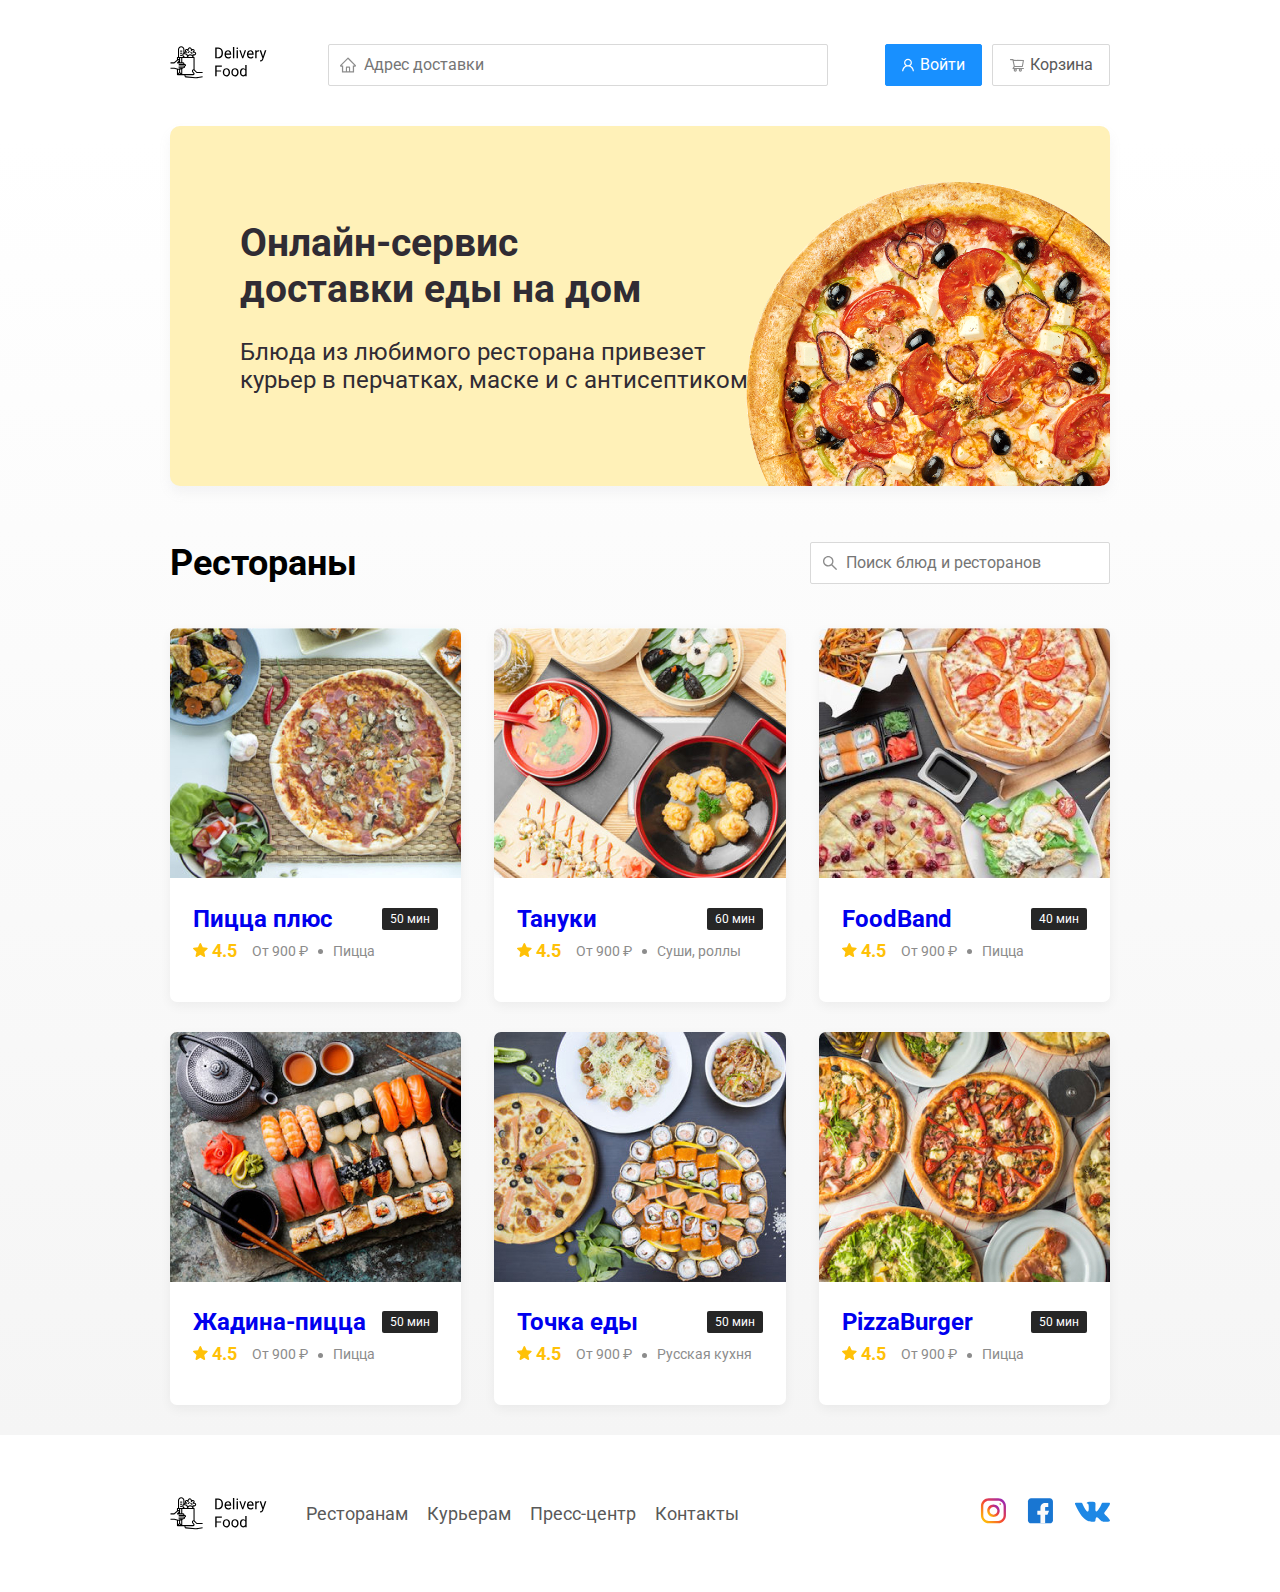
<file: index.html>
<!DOCTYPE html>
<html lang="ru">

<head>
  <meta charset="UTF-8">
  <meta name="viewport" content="width=device-width, initial-scale=1.0">
  <title>Delivery Food — доставка еды на дом</title>
  <link rel="stylesheet" href="./css/normalize.css">
  <link href="https://fonts.googleapis.com/css?family=Roboto:400,700&display=swap&subset=cyrillic" rel="stylesheet">
  <link rel="stylesheet" href="./css/style.css">
  <link rel="stylesheet" href="./css/media.css">
</head>

<body>
  <div class="container">
    <header class="header">
      <a class="logo" href="./index.html">
        <img src="./img/logo.svg" alt="Logo">
      </a>
      <input class="input input-address" type="text" placeholder="Адрес доставки">
      <div class="buttons">
        <button class="button button-primary">
          <img class="button-icon" src="./img/user.svg" alt="user">
          <span class="button-text">Войти</span>
        </button>
        <button class="button">
          <img class="button-icon" src="./img/shopping-cart.svg" alt="shopping-cart">
          <span class="button-text">Корзина</span>
        </button>
      </div>
    </header>
  </div>

  <main class="main">
    <div class="container">
      <section class="promo">
        <h1 class="promo-title">
          Онлайн-сервис <br> доставки еды на дом
        </h1>
        <p class="promo-text">
          Блюда из любимого ресторана привезет курьер в перчатках, маске и с антисептиком
        </p>
      </section>

      <section class="restaurants">
        <div class="section-heading">
          <h2 class="section-title">
            Рестораны
          </h2>
          <input type="text" class="input input-search" placeholder="Поиск блюд и ресторанов">
        </div>

        <div class="cards">
          <a href="./restaurant.html" class="card">
            <img class="card-image" src="./img/image.jpg" alt="image">
            <div class="card-text">
              <div class="card-heading">
                <h3 class="card-title">
                  Пицца плюс
                </h3>
                <span class="card-tag tag">
                  50 мин
                </span>
              </div>
              <div class="card-info">
                <div class="rating"><img class="rating-star" src="./img/star.svg" alt="star"> 4.5</div>
                <div class="price">От 900 ₽</div>
                <div class="category">Пицца</div>
              </div>
            </div>
          </a>

          <a href="./restaurant.html" class="card">
            <img class="card-image" src="./img/image-2.jpg" alt="image">
            <div class="card-text">
              <div class="card-heading">
                <h3 class="card-title">
                  Тануки
                </h3>
                <span class="card-tag tag">
                  60 мин
                </span>
              </div>
              <div class="card-info">
                <div class="rating"><img class="rating-star" src="./img/star.svg" alt="star"> 4.5</div>
                <div class="price">От 900 ₽</div>
                <div class="category">Суши, роллы</div>
              </div>
            </div>
          </a>

          <a href="./restaurant.html" class="card">
            <img class="card-image" src="./img/image-3.jpg" alt="image">
            <div class="card-text">
              <div class="card-heading">
                <h3 class="card-title">
                  FoodBand
                </h3>
                <span class="card-tag tag">
                  40 мин
                </span>
              </div>
              <div class="card-info">
                <div class="rating"><img class="rating-star" src="./img/star.svg" alt="star"> 4.5</div>
                <div class="price">От 900 ₽</div>
                <div class="category">Пицца</div>
              </div>
            </div>
          </a>

          <a href="./restaurant.html" class="card">
            <img class="card-image" src="./img/image-4.jpg" alt="image">
            <div class="card-text">
              <div class="card-heading">
                <h3 class="card-title">
                  Жадина-пицца
                </h3>
                <span class="card-tag tag">
                  50 мин
                </span>
              </div>
              <div class="card-info">
                <div class="rating"><img class="rating-star" src="./img/star.svg" alt="star"> 4.5</div>
                <div class="price">От 900 ₽</div>
                <div class="category">Пицца</div>
              </div>
            </div>
          </a>

          <a href="./restaurant.html" class="card">
            <img class="card-image" src="./img/image-5.jpg" alt="image">
            <div class="card-text">
              <div class="card-heading">
                <h3 class="card-title">
                  Точка еды
                </h3>
                <span class="card-tag tag">
                  50 мин
                </span>
              </div>
              <div class="card-info">
                <div class="rating"><img class="rating-star" src="./img/star.svg" alt="star"> 4.5</div>
                <div class="price">От 900 ₽</div>
                <div class="category">Русская кухня</div>
              </div>
            </div>
          </a>

          <a href="./restaurant.html" class="card">
            <img class="card-image" src="./img/image-6.jpg" alt="image">
            <div class="card-text">
              <div class="card-heading">
                <h3 class="card-title">
                  PizzaBurger
                </h3>
                <span class="card-tag tag">
                  50 мин
                </span>
              </div>
              <div class="card-info">
                <div class="rating"><img class="rating-star" src="./img/star.svg" alt="star"> 4.5</div>
                <div class="price">От 900 ₽</div>
                <div class="category">Пицца</div>
              </div>
            </div>
          </a>

        </div>
      </section>
    </div>
  </main>

  <footer class="footer">
    <div class="container">
      <div class="footer-block">
        <img src="./img/logo.svg" alt="logo" class="logo footer-logo">
        <nav class="footer-nav">
          <a href="#" class="footer-link">Ресторанам</a>
          <a href="#" class="footer-link">Курьерам</a>
          <a href="#" class="footer-link">Пресс-центр</a>
          <a href="#" class="footer-link">Контакты</a>
        </nav>
        <div class="social-links">
          <a href="#" class="social-link"><img src="./img/instagram.svg" alt="instagram"></a>
          <a href="#" class="social-link"><img src="./img/facebook.svg" alt="facebook"></a>
          <a href="#" class="social-link"><img src="./img/vk.svg" alt="vk"></a>
        </div>
      </div>
    </div>
  </footer>
</body>

</html>
</file>
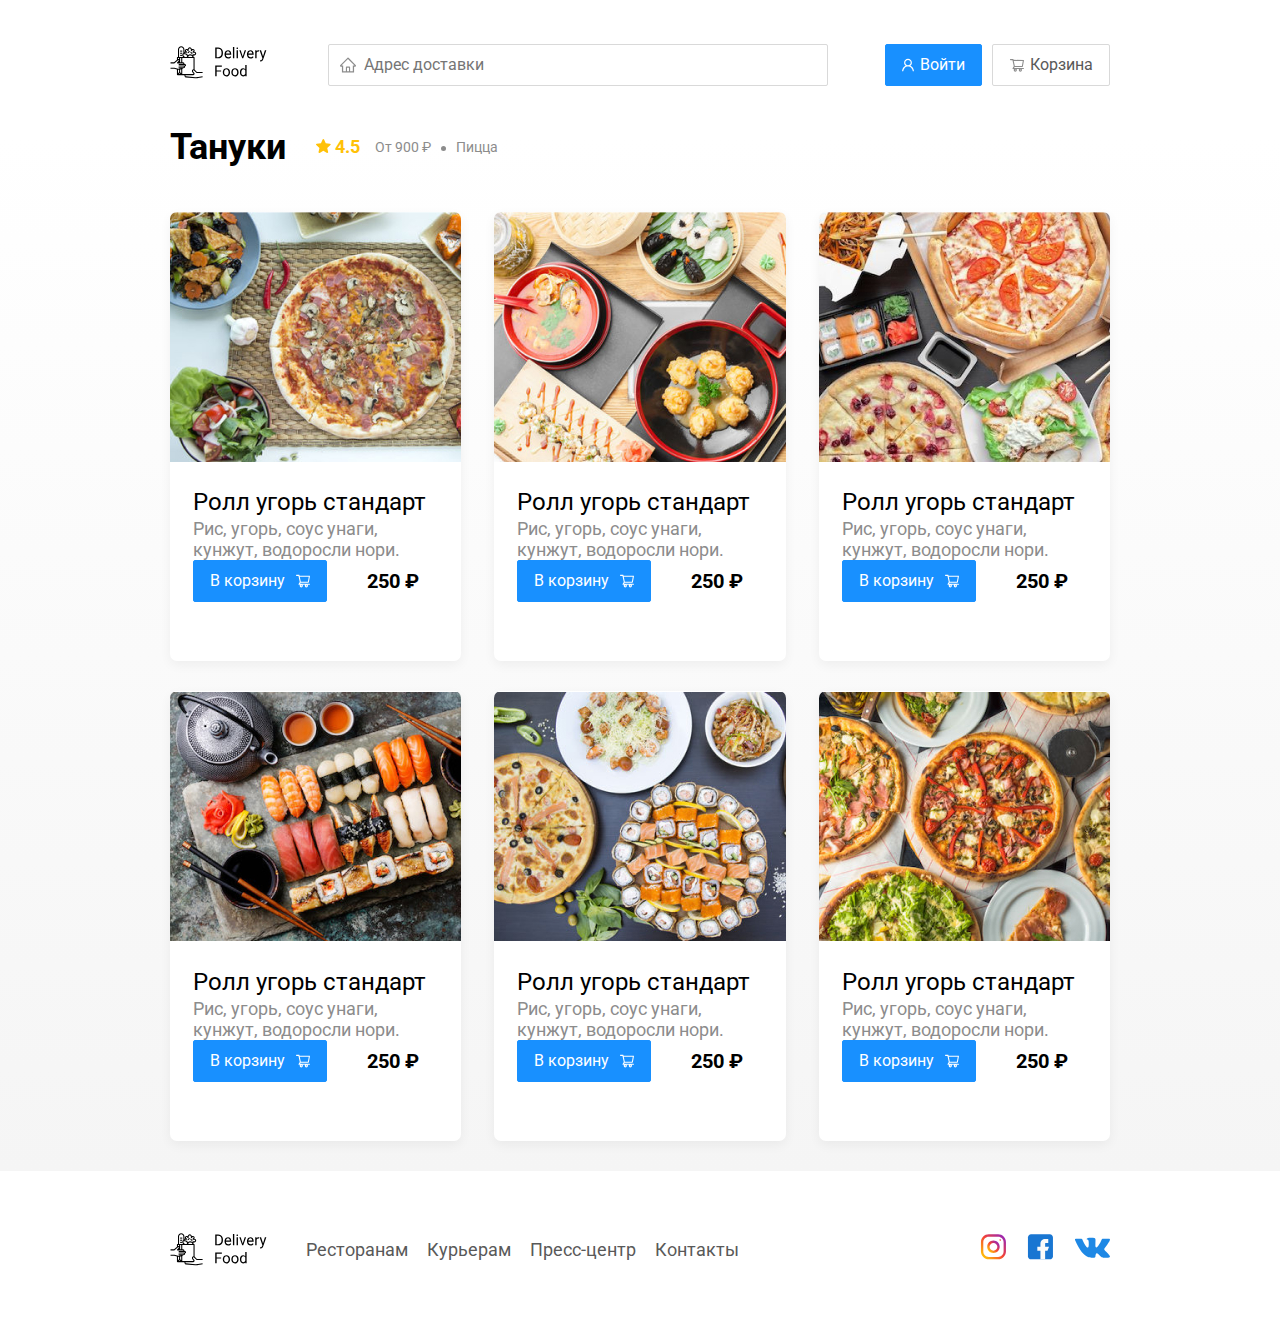
<file: restaurant.html>
<!DOCTYPE html>
<html lang="ru">

<head>
  <meta charset="UTF-8">
  <meta name="viewport" content="width=device-width, initial-scale=1.0">
  <title>Тануки — доставка еды на дом</title>
  <link rel="stylesheet" href="./css/normalize.css">
  <link href="https://fonts.googleapis.com/css?family=Roboto:400,700&display=swap&subset=cyrillic" rel="stylesheet">
  <link rel="stylesheet" href="./css/animate.css">
  <link rel="stylesheet" href="./css/style.css">
  <link rel="stylesheet" href="./css/media.css">
</head>

<body>
  <div class="container">
    <header class="header">
      <a class="logo" href="./index.html">
        <img src="./img/logo.svg" alt="Logo">
      </a>
      <input class="input input-address" type="text" placeholder="Адрес доставки">
      <div class="buttons">
        <button class="button button-primary">
          <img class="button-icon" src="./img/user.svg" alt="user">
          <span class="button-text">Войти</span>
        </button>
        <button class="button" id="cart-button">
          <img class="button-icon" src="./img/shopping-cart.svg" alt="shopping-cart">
          <span class="button-text">Корзина</span>
        </button>
      </div>
    </header>
  </div>

  <main class="main">
    <div class="container">
      <section class="restaurants">
        <div class="section-heading">
          <h2 class="section-title">
            Тануки
          </h2>
          <div class="card-info">
            <div class="rating"><img class="rating-star" src="./img/star.svg" alt="star"> 4.5</div>
            <div class="price">От 900 ₽</div>
            <div class="category">Пицца</div>
          </div>
        </div>

        <div class="cards">
          <div class="card wow fadeInUp" data-wow-delay="0.2s">
            <img class="card-image" src="./img/image.jpg" alt="image">
            <div class="card-text">
              <div class="card-heading">
                <h3 class="card-title card-title-reg">
                  Ролл угорь стандарт
                </h3>
              </div>
              <div class="card-info">
                <div class="ingridients">
                  Рис, угорь, соус унаги, кунжут, водоросли нори.
                </div>
              </div>
              <div class="card-buttons">
                <button class="button button-primary">
                  <span class="button-card-text">В корзину</span>
                  <img class="button-card-image" src="./img/shopping-cart-white.svg" alt="shopping-cart">
                </button>
                <strong class="card-price-bold">250 ₽</strong>
              </div>
            </div>
          </div>

          <div class="card wow fadeInUp" data-wow-delay="0.4s">
            <img class="card-image" src="./img/image-2.jpg" alt="image">
            <div class="card-text">
              <div class="card-heading">
                <h3 class="card-title card-title-reg">
                  Ролл угорь стандарт
                </h3>
              </div>
              <div class="card-info">
                <div class="ingridients">
                  Рис, угорь, соус унаги, кунжут, водоросли нори.
                </div>
              </div>
              <div class="card-buttons">
                <button class="button button-primary">
                  <span class="button-card-text">В корзину</span>
                  <img class="button-card-image" src="./img/shopping-cart-white.svg" alt="shopping-cart">
                </button>
                <strong class="card-price-bold">250 ₽</strong>
              </div>
            </div>
          </div>

          <div class="card wow fadeInUp" data-wow-delay="0.6s">
            <img class="card-image" src="./img/image-3.jpg" alt="image">
            <div class="card-text">
              <div class="card-heading">
                <h3 class="card-title card-title-reg">
                  Ролл угорь стандарт
                </h3>
              </div>
              <div class="card-info">
                <div class="ingridients">
                  Рис, угорь, соус унаги, кунжут, водоросли нори.
                </div>
              </div>
              <div class="card-buttons">
                <button class="button button-primary">
                  <span class="button-card-text">В корзину</span>
                  <img class="button-card-image" src="./img/shopping-cart-white.svg" alt="shopping-cart">
                </button>
                <strong class="card-price-bold">250 ₽</strong>
              </div>
            </div>
          </div>

          <div class="card wow fadeInUp" data-wow-delay="0.2s">
            <img class="card-image" src="./img/image-4.jpg" alt="image">
            <div class="card-text">
              <div class="card-heading">
                <h3 class="card-title card-title-reg">
                  Ролл угорь стандарт
                </h3>
              </div>
              <div class="card-info">
                <div class="ingridients">
                  Рис, угорь, соус унаги, кунжут, водоросли нори.
                </div>
              </div>
              <div class="card-buttons">
                <button class="button button-primary">
                  <span class="button-card-text">В корзину</span>
                  <img class="button-card-image" src="./img/shopping-cart-white.svg" alt="shopping-cart">
                </button>
                <strong class="card-price-bold">250 ₽</strong>
              </div>
            </div>
          </div>

          <div class="card wow fadeInUp" data-wow-delay="0.4s">
            <img class="card-image" src="./img/image-5.jpg" alt="image">
            <div class="card-text">
              <div class="card-heading">
                <h3 class="card-title card-title-reg">
                  Ролл угорь стандарт
                </h3>
              </div>
              <div class="card-info">
                <div class="ingridients">
                  Рис, угорь, соус унаги, кунжут, водоросли нори.
                </div>
              </div>
              <div class="card-buttons">
                <button class="button button-primary">
                  <span class="button-card-text">В корзину</span>
                  <img class="button-card-image" src="./img/shopping-cart-white.svg" alt="shopping-cart">
                </button>
                <strong class="card-price-bold">250 ₽</strong>
              </div>
            </div>
          </div>

          <div class="card wow fadeInUp" data-wow-delay="0.6s">
            <img class="card-image" src="./img/image-6.jpg" alt="image">
            <div class="card-text">
              <div class="card-heading">
                <h3 class="card-title card-title-reg">
                  Ролл угорь стандарт
                </h3>
              </div>
              <div class="card-info">
                <div class="ingridients">
                  Рис, угорь, соус унаги, кунжут, водоросли нори.
                </div>
              </div>
              <div class="card-buttons">
                <button class="button button-primary">
                  <span class="button-card-text">В корзину</span>
                  <img class="button-card-image" src="./img/shopping-cart-white.svg" alt="shopping-cart">
                </button>
                <strong class="card-price-bold">250 ₽</strong>
              </div>
            </div>
          </div>

        </div>
      </section>
    </div>
  </main>

  <footer class="footer">
    <div class="container">
      <div class="footer-block">
        <img src="./img/logo.svg" alt="logo" class="logo footer-logo">
        <nav class="footer-nav">
          <a href="#" class="footer-link">Ресторанам</a>
          <a href="#" class="footer-link">Курьерам</a>
          <a href="#" class="footer-link">Пресс-центр</a>
          <a href="#" class="footer-link">Контакты</a>
        </nav>
        <div class="social-links">
          <a href="#" class="social-link"><img src="./img/instagram.svg" alt="instagram"></a>
          <a href="#" class="social-link"><img src="./img/facebook.svg" alt="facebook"></a>
          <a href="#" class="social-link"><img src="./img/vk.svg" alt="vk"></a>
        </div>
      </div>
    </div>
  </footer>

  <div class="modal">
    <div class="modal-dialog">
      <div class="modal-header">
        <h3 class="modal-title">Корзина</h3>
        <button class="close">&times;</button>
      </div>
      <div class="modal-body">
        <div class="food-row">
          <span class="food-name">
            Ролл угорь стандарт
          </span>
          <strong class="food-price">250 ₽</strong>
          <div class="food-counter">
            <button class="counter-button">-</button>
            <span class="counter">1</span>
            <button class="counter-button">+</button>
          </div>
        </div>
        <div class="food-row">
          <span class="food-name">
            Ролл угорь стандарт
          </span>
          <strong class="food-price">250 ₽</strong>
          <div class="food-counter">
            <button class="counter-button">-</button>
            <span class="counter">1</span>
            <button class="counter-button">+</button>
          </div>
        </div>
        <div class="food-row">
          <span class="food-name">
            Ролл угорь стандарт
          </span>
          <strong class="food-price">250 ₽</strong>
          <div class="food-counter">
            <button class="counter-button">-</button>
            <span class="counter">1</span>
            <button class="counter-button">+</button>
          </div>
        </div>
        <div class="food-row">
          <span class="food-name">
            Ролл угорь стандарт
          </span>
          <strong class="food-price">250 ₽</strong>
          <div class="food-counter">
            <button class="counter-button">-</button>
            <span class="counter">1</span>
            <button class="counter-button">+</button>
          </div>
        </div>
      </div>
      <div class="modal-footer">
        <span class="modal-pricetag">1250 ₽</span>
        <div class="footer-buttons">
          <button class="button button-primary">Оформить заказ</button>
          <button class="button">Отмена</button>
        </div>
      </div>
    </div>
  </div>


  <script src="./js/wow.min.js"></script>
  <script src="./js/main.js"></script>
</body>

</html>
</file>
<file: css/style.css>
html{
  box-sizing: border-box;
}
*,
*::before,
*::after{
  box-sizing: inherit;
}
body{
  font-family: 'Roboto', sans-serif;
  padding-top: 44px;
}
.container{
  max-width: 1220px;
  padding-left: 10px;
  padding-right: 10px;
  margin: 0 auto;
}
.header{
  display: flex;
  align-items: center;
  justify-content: space-between;
  margin-bottom: 40px;
}
.input{
  background: #ffffff;
  border: 1px solid #D9D9D9;
  border-radius: 2px;
  font-size: 16px;
  line-height: 24px;
  padding: 8px;
  padding-left: 35px;
  background-repeat: no-repeat;
  background-position: left 11px center;
}
.input-address{
  flex: 0.8;
  background-image: url(../img/home.svg);  
}
.input-search{
  width: 300px;
  background-image: url(../img/search.svg);
  margin-left: auto;  
}
.buttons{
  display: flex;
  align-items: center;
}
.button{
  display: flex;
  align-items: center;
  padding: 8px 16px;
  background: #FFFFFF;
  border: 1px solid #D9D9D9;
  box-shadow: 0px 0px 2px rgba(0, 0, 0, 0.0015);
  border-radius: 2px;
  color: #595959;
  font-size: 16px;
  line-height: 24px;
  cursor: pointer;
}
.button-primary{
  background: #1890FF;
  border-radius: 2px;
  border: 1px solid #1890FF;
  color: #fff;
  margin-right: 10px;
}
.button-icon{
  margin-right: 6px;
}
.button-card-text{
  margin-right: 10px;
}
.promo{
  box-shadow: 0px 7px 12px rgba(158, 158, 163, 0.1);
  background: #fff1b8 url(../img/promo-image.png) no-repeat top 50px right -173px / 1000px;
  color: #302C34;
  border-radius: 10px;
  padding: 68px 70px;
  margin-bottom: 56px;
}
.promo-title{
  font-weight: bold;
  font-size: 39px;
  line-height: 46px;
}
.promo-text{
  max-width: 538px;
  font-size: 24px;
  line-height: 28px;
}
.section-heading{
  display: flex;
  align-items: center;
  margin-bottom: 44px;
}
.section-title{
  font-weight: bold;
  font-size: 36px;
  line-height: 42px;
  margin: 0;
  color: #000000;
  margin-right: 30px;
}
.cards{
  display: flex;
  align-items: flex-start;
  justify-content: space-between;
  flex-wrap: wrap;
}
.card{
  background: #fff;
  box-shadow: 0px 4px 12px rgba(0, 0, 0, 0.05);
  border-radius: 7px;
  overflow: hidden;
  margin-bottom: 30px;
  flex-basis: 31%;
  text-decoration: none;
}
.card-image{
  width: 384px;
  height: 250px;
  object-fit: cover;
}
.card-text{
  padding: 20px 23px 35px 23px;
}
.card-heading{
  display: flex;
  align-items: center;
  justify-content: space-between;
}
.card-title{
  margin: 0;
  font-weight: bold;
  font-size: 24px;
  line-height: 32px;
}
.card-title-reg{
  font-weight: 400;
}
.card-tag{
  font-size: 12px;
  line-height: 20px;
  color: #fff;
  background: #262626;
  border-radius: 2px;
  padding: 1px 8px;
}
.card-info{
  display: flex;
  align-items: center;
  flex-wrap: wrap;
}
.card-price-bold{
  font-weight: bold;
  font-size: 20px;
  line-height: 32px;
  margin-left: 30px;
}
.card-buttons{
  display: flex;
  align-items: center;
  margin-bottom: 24px;
}
.rating{
  margin-right: 26px;
  font-weight: bold;
  font-size: 18px;
  line-height: 32px;
  color: #FFC107;
}
.price, .category{
  font-size: 18px;
  line-height: 32px;
  color: #8C8C8C;
}
.price{
  margin-right: 10px;
}
.ingridients{
  color: #8c8c8c;
  font-size: 18px;
  line-height: 21px;
}
.category{
  text-overflow: ellipsis;
  overflow: hidden;
  white-space: nowrap;
  max-width: 150px;
}
.price::after{
  content: "";
  width: 5px;
  height: 5px;
  background-color: #8C8C8C;
  display: inline-block;
  vertical-align: middle;
  border-radius: 50%;
  margin-left: 10px;
}
.main{
  background: linear-gradient(180deg, rgba(245, 245, 245, 0) 1.04%, #F5F5F5 100%);
}
.footer{
  padding: 60px 0;
}
.footer-block{
  display: flex;
  align-items: center;
  justify-content: space-between;
}
.footer-nav{
  margin-left: 35px;
  margin-right: auto;
}
.footer-link {
  display: inline-block;
  color: #595959;
  text-decoration: none;
  font-size: 18px;
  line-height: 21px;
}
.footer-link:not(:last-child) {
  margin-right: 15px;
}
.social-links{
  display: flex;
  align-items: center;
}
.social-link:not(:last-child) {
  margin-right: 21px;
}
.modal{
  position: fixed;
  left: 0;
  top: 0;
  width: 100%;
  height: 100%;
  background: rgba(0, 0, 0, 0.4);
  display: none;
}
.is-open{
  display: flex;
}
.modal-dialog{
  background: #fff;
  border-radius: 5px;
  max-width: 780px;
  width: 95%;
  margin: auto;
  padding: 40px 45px;
}
.modal-header{
  display: flex;
  align-items: center;
  justify-content: space-between;
  margin-bottom: 45px;
}
.modal-title{
  margin: 0;
  font-weight: bold;
  font-size: 36px;
  line-height: 42px;
}
.close{
  font-size: 36px;
  border: none;
  background-color: transparent;
  cursor: pointer;
}
.modal-body{
  margin-bottom: 52px;
}
.food-row{
  display: flex;
  align-items: flex-start;
  justify-content: space-between;
  padding-bottom: 8px;
  border-bottom: 1px solid #d9d9d9;
  margin-bottom: 15px;
}
.food-price{
  margin-left: auto;
  margin-right: 47px;
  font-weight: bold;
  font-size: 20px;
  line-height: 32px;
}
.food-name{
  font-weight: normal;
  font-size: 18px;
  line-height: 32px;
}
.food-counter{
  display: flex;
  align-items: center;
}
.counter-button{
  background: #fff;
  border: 1px solid #40a9ff;
  border-radius: 2px;
  width: 39px;
  height: 32px;
  display: flex;
  align-items: center;
  justify-content: center;
  font-weight: normal;
  font-size: 14px;
  line-height: 22px;
  color: #40a9ff;
}
.counter{
  font-size: 16px;
  line-height: 24px;
  margin-left: 10px;
  margin-right: 10px;
}
.modal-footer{
  display: flex;
  align-items: center;
  justify-content: space-between;
}
.footer-buttons{
  display: flex;
  align-items: center;
}
.modal-pricetag{
  background: #262626;
  border-radius: 5px;
  color: #fff;
  padding: 15px 20px;
  font-size: 20px;
  line-height: 23px;
}
</file>
<file: css/media.css>
@media (max-width: 1366px) {
  .container{
    max-width: 960px;
  }
  .promo{
    background-size: 650px;
  }
  .rating{
    margin-right: 15px;
  }
  .category,
  .price{
    font-size: 14px;
  }
}
@media (max-width: 992px) {
  .container{
    max-width: 750px;
  }
  .promo {
    padding: 50px;
    background-size: 500px;
    background-position: center right -200px;
  }
  .promo-text{
    font-size: 18px;
    max-width: 400px;
  }
  .card{
    flex-basis: 49%;
  }
  .footer-link{
    font-size: 16px;
  }
}
@media (max-width: 768px) {
  .container{
    max-width: 560px;
  }
  .card-info{
    flex-wrap: wrap;
  }
  .card.rating{
    flex-basis: 100%;
  }
  .card-title{
    font-size: 18px;
  }
  .promo{
    background-size: 400px;
    background-position: bottom 50px right -200px;
  }
  .promo-title{
    font-size: 24px;
    line-height: 1.4;
  }
  .promo-text{
    margin-top: 0;
  }
}
@media (max-width: 578px) {
  .container{
    max-width: 90%;
  }
  .header{
    flex-wrap: wrap;
  }
  .input-address{
    margin-top: 15px;
    order: 5;
    flex: 1;
  }
  .promo{
    background-image: none;
  }
  .promo-title{
    margin-bottom: 10px;
  }
  .section-title{
    font-size: 20px;
  }
  .card{
    flex-basis: 100%;
  }
  .card-image{
    width: 100%;
  }
  .footer{
    padding: 30px 0;
  }
  .footer-block{
    align-items: flex-start;
  }
  .footer-nav{
    margin-left: 0;
    margin-right: 0;
    order: 0;
    display: flex;
    flex-direction: column;
  }
  .footer-logo{
    margin-right: 15px;
    order: 1;
  }
  .social-links{
    order: 2;
  }
}
@media (max-width: 480px) {
  .button-text{
    display: none;
  }
  .button{
    min-height: 40px;
  }
  .button-icon{
    margin: 0; 
  }
  .promo{
    padding: 20px;
  }
  .section-heading{
    flex-wrap: wrap;
  }
  .footer-block{
    flex-wrap: wrap;
    flex-direction: column;
    align-items: center;
  }
  .footer-logo{
    order: 0;
    margin-bottom: 20px;
  }
  .footer-nav{
    margin-bottom: 20px;
    text-align: center;
  }
  .footer-link:not(:last-child){
    margin-right: 0;
  }
}
</file>
